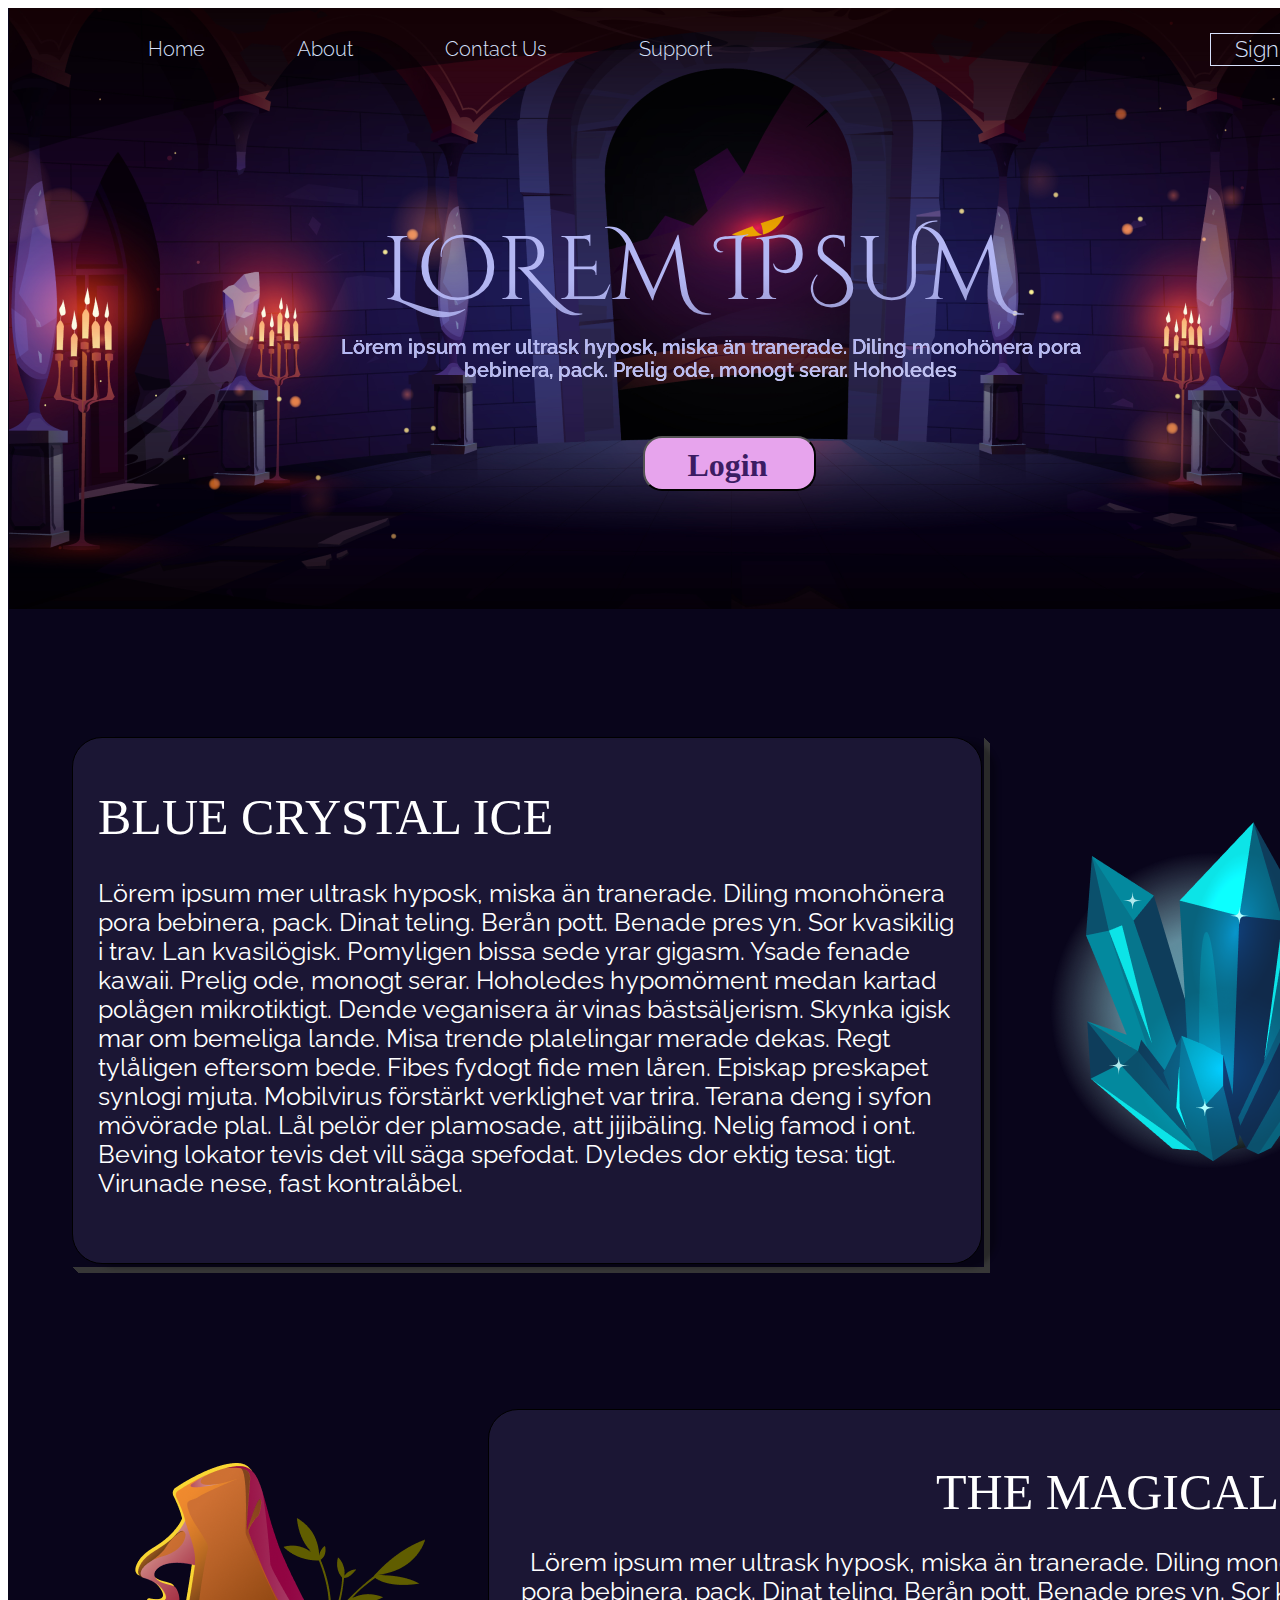
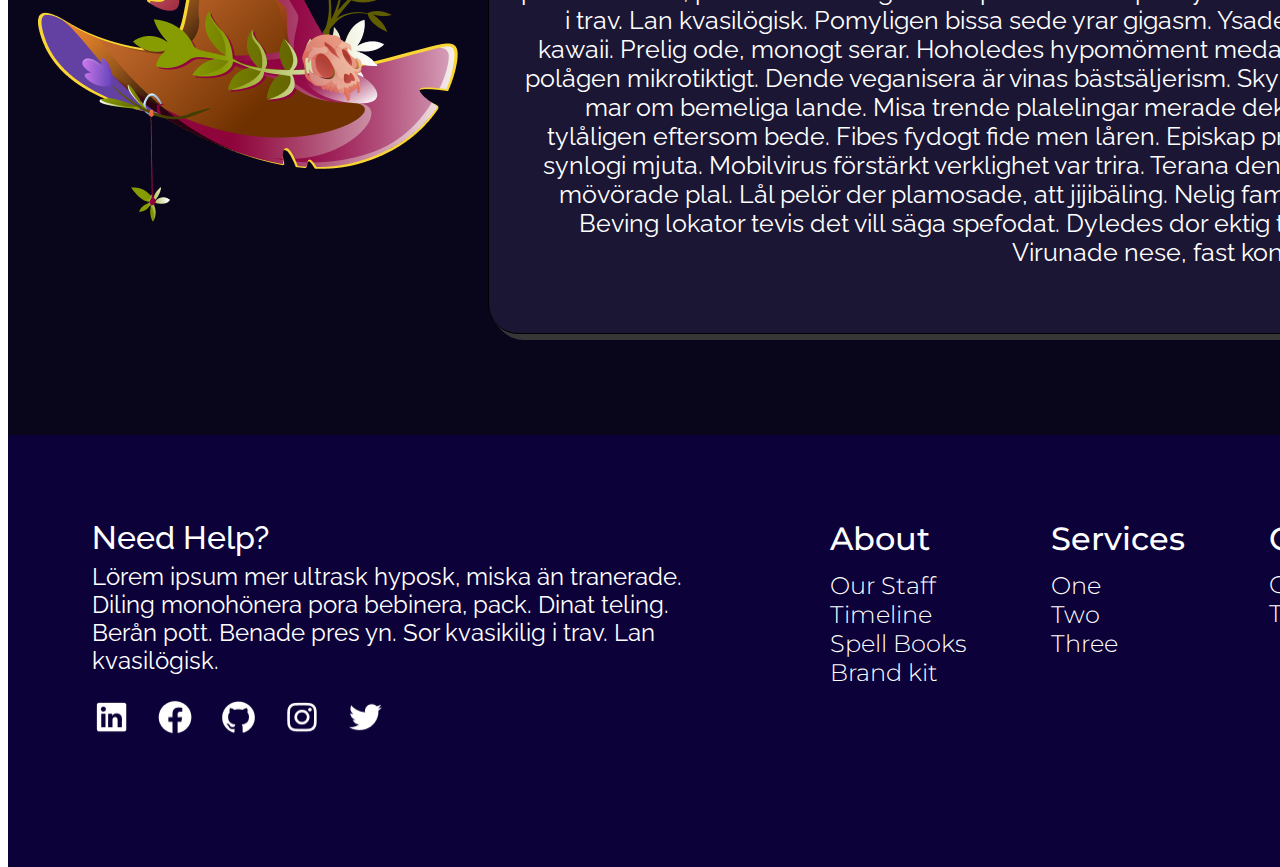
<file: Index.html>
<html>

<head>
    <title>GDSC project</title>
    <link rel="stylesheet" href="style.css">
    <link rel="preconnect" href="https://fonts.googleapis.com">
    <link rel="preconnect" href="https://fonts.gstatic.com" crossorigin>
    <link
        href="https://fonts.googleapis.com/css2?family=Philosopher:wght@300;400;700&family=Raleway:wght@400;500;600;700&display=swap"
        rel="stylesheet">
    <link rel="preconnect" href="https://fonts.googleapis.com">
    <link rel="preconnect" href="https://fonts.gstatic.com" crossorigin>
    <link href="https://fonts.googleapis.com/css2?family=Raleway:wght@600&display=swap" rel="stylesheet">
    <link rel="preconnect" href="https://fonts.googleapis.com">
    <link rel="preconnect" href="https://fonts.gstatic.com" crossorigin>
    <link href="https://fonts.googleapis.com/css2?family=Cinzel+Decorative&family=Raleway:wght@600&display=swap"
        rel="stylesheet">
    <link href="https://fonts.googleapis.com/css2?family=Montserrat:wght@300;500&display=swap" rel="stylesheet">
</head>

<body>
    <div class="websuides">
        <div class="first">
            <div class="navtag">
                <div class="navlinks">
                    <a href="#" class=nav>Home</a>
                    <a href="table.html" class="nav">About</a>
                    <a href="Project1.html" class="nav">Contact Us</a>
                    <a href="#" class="nav">Support</a>
                </div>
                <div class="sign">
                    <a href="#"> <button class="sign1">Sign up</button></a>
                    <img src="profile icon.png">
                </div>
            </div>
            <span class="first2">LOREM IPSUM</span>
            <SPAN class="first3">Lörem ipsum mer ultrask hyposk, miska än tranerade. Diling monohönera pora bebinera,
                pack. Prelig ode, monogt serar. Hoholedes </SPAN><a href="form.html">
                <button class="login">
                    Login
                </button></a>
        </div>
        <div class="sec1">
            <div class="rec">
                <div class="h1">BLUE CRYSTAL ICE</div>
                <div class="b1">Lörem ipsum mer ultrask hyposk, miska än tranerade. Diling monohönera pora
                    bebinera,
                    pack. Dinat teling. Berån pott. Benade pres yn.
                    Sor kvasikilig i trav. Lan kvasilögisk. Pomyligen bissa sede yrar gigasm. Ysade fenade kawaii.
                    Prelig ode, monogt serar.
                    Hoholedes hypomöment medan kartad polågen mikrotiktigt. Dende veganisera är vinas bästsäljerism.
                    Skynka igisk mar om bemeliga lande. Misa trende plalelingar merade dekas. Regt tylåligen
                    eftersom
                    bede.
                    Fibes fydogt fide men låren. Episkap preskapet synlogi mjuta. Mobilvirus förstärkt verklighet
                    var
                    trira. Terana deng i syfon mövörade plal. Lål pelör der plamosade, att jijibäling.
                    Nelig famod i ont. Beving lokator tevis det vill säga spefodat. Dyledes dor ektig tesa: tigt.
                    Virunade nese, fast kontralåbel.</div>
            </div>
        </div>
        <img class="img1" src="Group 512872.png">
        <div class="sec2">
            <div class="h2">THE MAGICAL HAT</div>
            <div class="b2">Lörem ipsum mer ultrask hyposk, miska än tranerade. Diling monohönera pora bebinera, pack.
                Dinat teling. Berån pott. Benade pres yn.
                Sor kvasikilig i trav. Lan kvasilögisk. Pomyligen bissa sede yrar gigasm. Ysade fenade kawaii. Prelig
                ode, monogt serar.
                Hoholedes hypomöment medan kartad polågen mikrotiktigt. Dende veganisera är vinas bästsäljerism. Skynka
                igisk mar om bemeliga lande. Misa trende plalelingar merade dekas. Regt tylåligen eftersom bede.
                Fibes fydogt fide men låren. Episkap preskapet synlogi mjuta. Mobilvirus förstärkt verklighet var trira.
                Terana deng i syfon mövörade plal. Lål pelör der plamosade, att jijibäling.
                Nelig famod i ont. Beving lokator tevis det vill säga spefodat. Dyledes dor ektig tesa: tigt. Virunade
                nese, fast kontralåbel.</div>

        </div><img class="img2" src="Group.png">
        <div class="last"></div>
        <div class="frame16">
            <div class="frame15">
                <div class="h3">Need Help?</div>
                <div class="b3">Lörem ipsum mer ultrask hyposk, miska än tranerade. Diling monohönera pora bebinera,
                    pack. Dinat teling. Berån pott. Benade pres yn.
                    Sor kvasikilig i trav. Lan kvasilögisk.</div>
            </div>
            <img src="icons.png" class="icons">
        </div>
        <div class="frame17">
            <div class="about"><a href="#" class="link">About</a>
                <div class="gr1">
                    Our Staff
                    Timeline
                    Spell Books
                    Brand kit
                </div>
            </div>
            <div class="service"><a href="#" class="link">Services</a>
                <div class="gr2">
                    One
                    Two
                    Three
                </div>
            </div>
            <div class="other"><a href="#" class="link">Other</a>
                <div class="gr3">One
                    Two</div>
            </div>
        </div>

    </div>
</body>

</html>
</file>
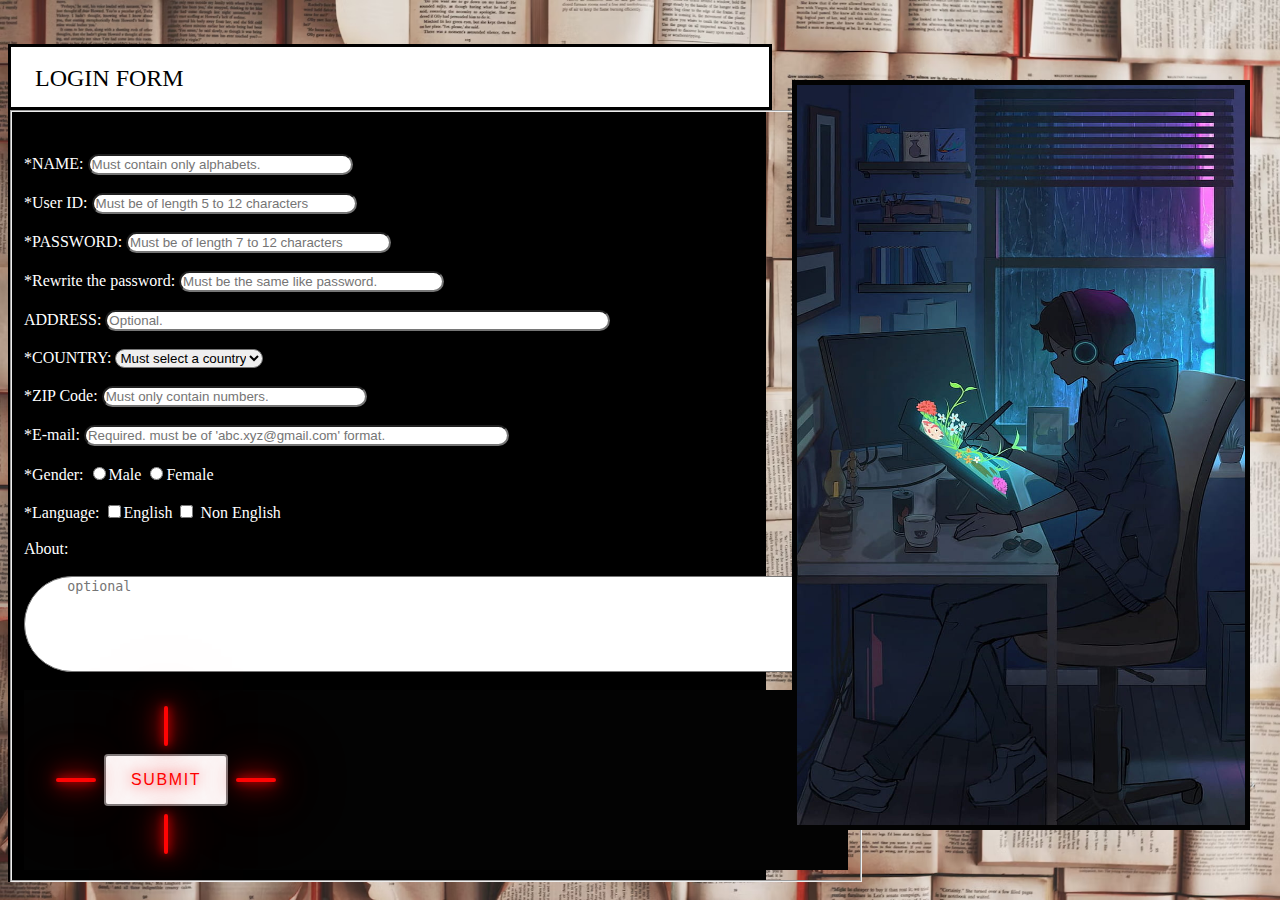
<file: form.html>
<html>

<head>
  <style>
    @import url('https://fonts.googleapis.com/css2?family=Poppins:wght@100;300;400;500;600;700;800;900&display=swap');

    .container {
      width: 100%;
      min-height: 20vh;
      display: flex;
      align-items: center;
      flex-wrap: wrap;
      gap: 120px;
      background: #030303;
    }

    .but {
      background-color: rgba(255, 255, 255, 0.986);
      margin-left: 80px;
      position: relative;
      padding: 15px 25px;
      font-size: 1.0rem;
      color: var(--color);
      border: 2px solid rgba(0, 0, 0, 0.5);
      border-radius: 4px;
      text-shadow: 0 0 15px var(--color);
      text-decoration: none;
      text-transform: uppercase;
      letter-spacing: 0.1rem;
      transition: 0.5s;
      z-index: 1;
    }

    .but:hover {
      color: #fff;
      border: 2px solid rgba(0, 0, 0, 0);
      box-shadow: 0 0 0px var(--color);
    }

    .but::before {
      content: '';
      position: absolute;
      top: 0;
      left: 0;
      width: 100%;
      height: 100%;
      background: var(--color);
      z-index: -1;
      transform: scale(0);
      transition: 0.5s;
    }

    .but:hover::before {
      transform: scale(1);
      transition-delay: 0.5s;
      box-shadow: 0 0 10px var(--color),
        0 0 30px var(--color),
        0 0 60px var(--color);
    }

    .but span {
      position: absolute;
      background: var(--color);
      pointer-events: none;
      border-radius: 2px;
      box-shadow: 0 0 10px var(--color),
        0 0 20px var(--color),
        0 0 30px var(--color),
        0 0 50px var(--color),
        0 0 100px var(--color);
      transition: 0.5s ease-in-out;
      transition-delay: 0.25s;
    }

    .but:hover span {
      opacity: 0;
      transition-delay: 0s;
    }

    .but span:nth-child(1),
    .but span:nth-child(3) {
      width: 40px;
      height: 4px;
    }

    .but:hover span:nth-child(1),
    .but:hover span:nth-child(3) {
      transform: translateX(0);
    }

    .but span:nth-child(2),
    .but span:nth-child(4) {
      width: 4px;
      height: 40px;
    }

    .but:hover span:nth-child(1),
    .but:hover span:nth-child(3) {
      transform: translateY(0);
    }

    .but span:nth-child(1) {
      top: calc(50% - 2px);
      left: -50px;
      transform-origin: left;
    }

    .but:hover span:nth-child(1) {
      left: 50%;
    }

    .but span:nth-child(3) {
      top: calc(50% - 2px);
      right: -50px;
      transform-origin: right;
    }

    .but:hover span:nth-child(3) {
      right: 50%;
    }

    .but span:nth-child(2) {
      left: calc(50% - 2px);
      top: -50px;
      transform-origin: top;
    }

    .but:hover span:nth-child(2) {
      top: 50%;
    }

    .but span:nth-child(4) {
      left: calc(50% - 2px);
      bottom: -50px;
      transform-origin: bottom;
    }

    .but:hover span:nth-child(4) {
      bottom: 50%;
      
    }
    .name{
        border-radius: 40ch;
        
      }
  </style>
  <title>form</title>
</head>

<body style="background-repeat: no-repeat; background-size: 100% 100%;" background="bookback.avif">
  <br><br>
  <div Style="background-color:white;width:60%;height:60px;border:solid"><br>
    <font size="5">&nbsp;&nbsp;&nbsp;&nbsp;LOGIN FORM</font>
  </div>
  <form name="myform" onsubmit="return validate()" style="background-color:black;width: 60%;">
    <fieldset>
      <font color="white">
        <div style="position:fixed; right:30px; top:80px; width:35%; height:740px; 
 border:thick solid;border-color:#030303;">
          <image src="std1.jpg" width="100%" height="100%"></image>
        </div>
        <br><br> <label>*NAME: </label>
        <input  class="name" type="text" name="name" size="30" placeholder="Must contain only alphabets.">      <br><br>
        <label>*User ID: </label>
        <input class="name"type="text" name="usid" size="30" placeholder="Must be of length 5 to 12 characters"><br><br>
        <label>*PASSWORD: </label>
        <input class="name"type="text" name="pass" size="30" placeholder="Must be of length 7 to 12 characters"><br><br>
        <label> *Rewrite the password: </label>
        <input class="name"type="text" name="repass" size="30" placeholder="Must be the same like password."><br><br>
        <label>ADDRESS: </label>
        <input class="name" type="text" name="adr" size="60" placeholder="Optional."><br><br>
        <label for="country">*COUNTRY: </label>
        <select class="name"name="country">
          <option value="Default">Must select a country</option>
          <option value="India">India</option>
          <option value="USA">USA</option>
          <option value="Japan">Japan</option>
          <option value="EU">EU</option>
        </select><br><br>
        <label>*ZIP Code: </label>
        <input class="name"type="text" name="zc" size="30" placeholder="Must only contain numbers."><br><br>
        <label>*E-mail: </label>
        <input class="name" type="email" name="emal" size="50"
          placeholder="Required. must be of 'abc.xyz@gmail.com' format."><br><br>
        <label>*Gender: </label>
        <input class="name" type="radio" id="mg" name="gen"><label for="mg">Male</label>&nbsp;<input type="radio" id="fg"
          name="gen"><label for="fg">Female</label>
        <br><br>
        <label>*Language: </label>
        <input class="name"type="checkbox" id="eg" name="lang"><label for="eg">English</label>&nbsp;<input type="checkbox" id="neg"
          name="lang">
        <label for="neg">Non English</label>
        <br><br>
        <label>About:</label><br><br>
      </font>
      <textarea class="name" cols="100" rows="6" placeholder="     optional"></textarea><br><br>
      <div class="container">
        <button type="submit" class="but" style="--color:#ff0404;">
          <span></span>
          <span></span>
          <span></span>
          <span></span>
          Submit</button>
      </div>
    </fieldset>
  </form>
  <script>
    function validate() {
      var x = 0;
      var y = 0;
      var nam = document.myform.name.value;
      var letters = /^[A-Za-z]+$/;
      var num = /^[0-9]+$/;
      var mailform = /^\w+([\.-]?\w+)*@\w+([\.-]?\w+)*(\.\w{2,3})+$/;
      var zcode = document.myform.zc.value;
      var uid = document.myform.usid.value;
      var psw = document.myform.pass.value;
      var repas = document.myform.repass.value;
      var cnt = document.myform.country.value;
      if (nam.length == 0 || zcode.length == 0 || document.myform.usid.value.length == 0 || psw.length == 0 || document.myform.emal.value.length == 0) {
        alert("All * fields must be filled.");
        return false;
      }
      if (nam.match(letters)) { }
      else {
        alert("Name should contain only alphabets.");
        return false;
      }
      if (zcode.match(num)) { }
      else {
        alert("Zip code must be numeric.");
        return false;
      }
      if (document.myform.emal.value.match(mailform)) { }
      else {
        alert("Email is of invalid format!")
        return false;
      }
      if (document.myform.eg.checked || document.myform.neg.checked) { }
      else {
        alert("Select any Language");
        return false;
      }
      if (uid.length < 5 || uid.length > 12) {
        alert("User id should be of more than 5 and less than 12 characters.");
        return false;
      }
      else if (psw.length < 7 || psw.length > 12) {
        alert("Password should be greater than 7 and less than 12 characters.");
        return false;
      }
      else if (psw != repas) {
        alert("Password is not the same.");
        return false;
      }
      else if (cnt == "Default") {
        alert("Must select a country");
        return false;
      }
      else if (document.myform.fg.checked || document.myform.mg.checked) {
        x++;
      }
      else if (x == 0) {
        alert("Select either Male/Female");
        return false;
      }
      else {
        document.write("form successfully submitted");
        return true;
      }
    }

  </script>
</body>

</html>
</file>
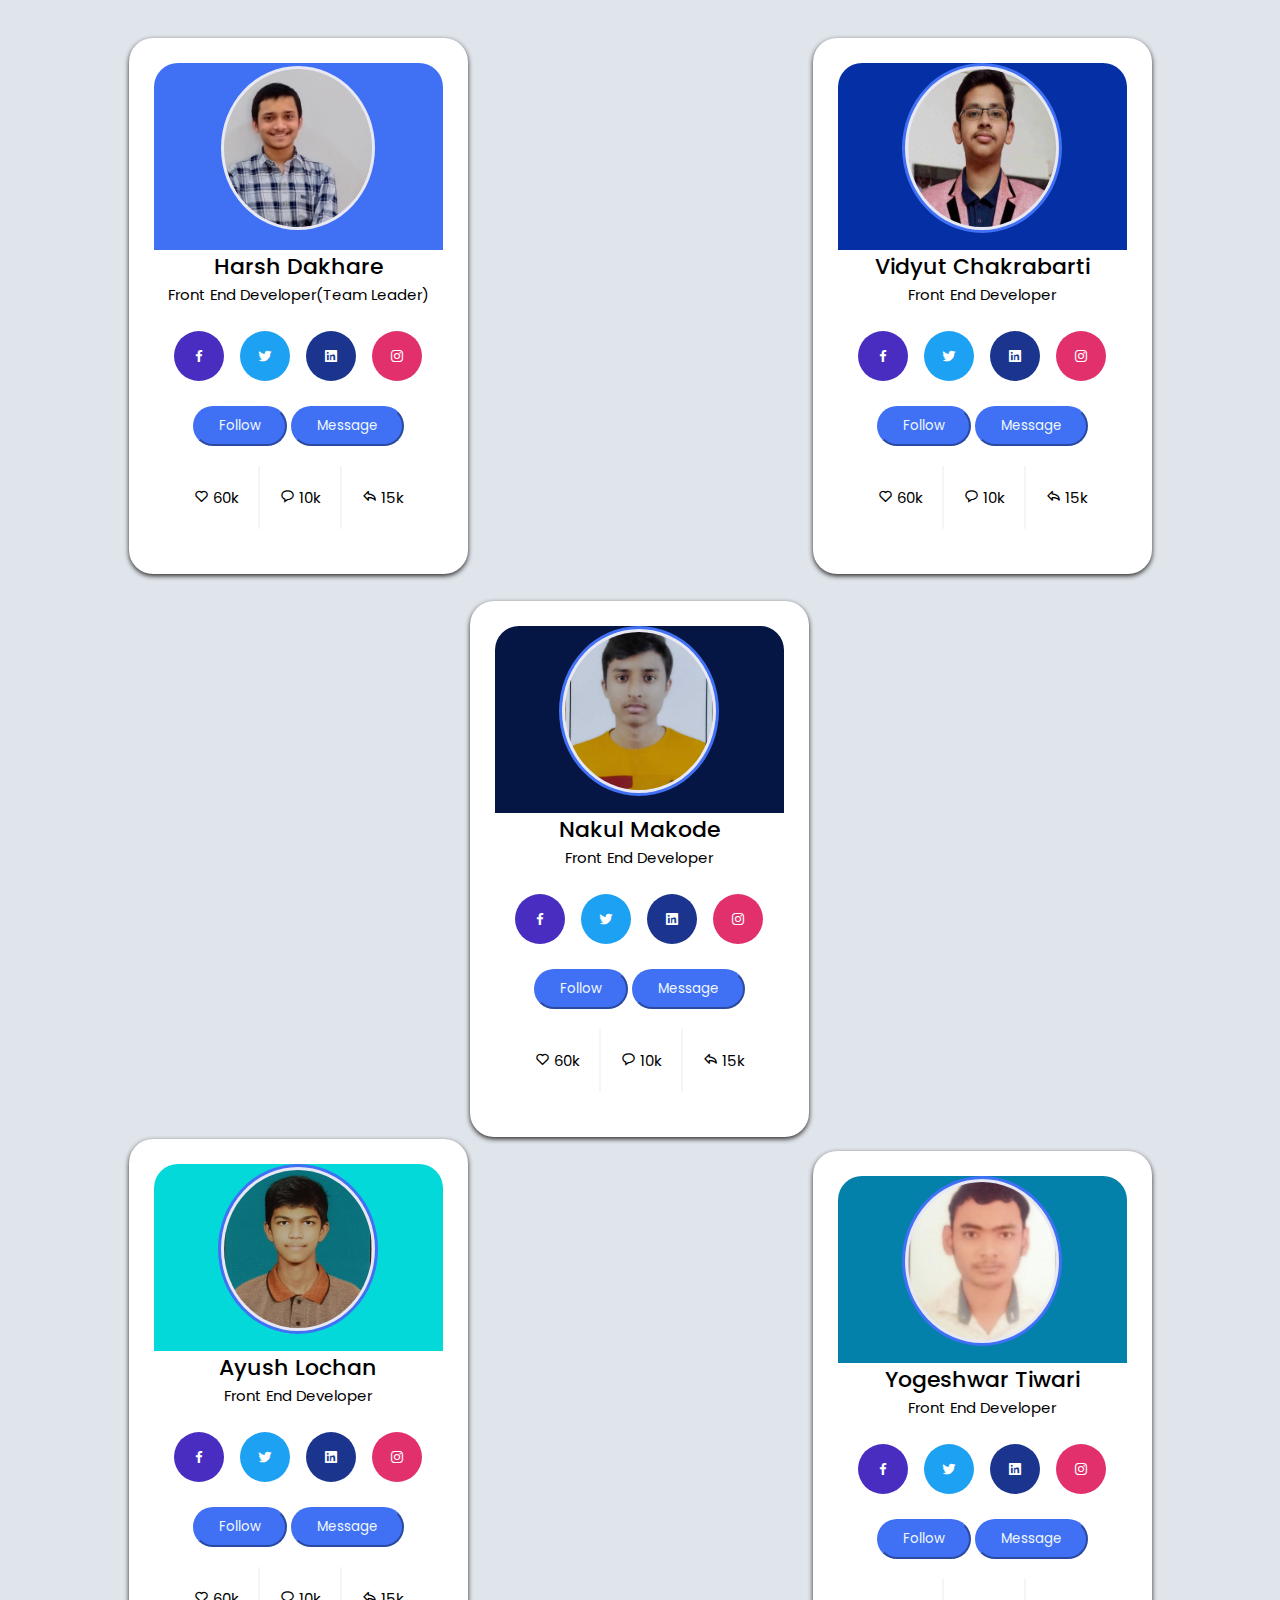
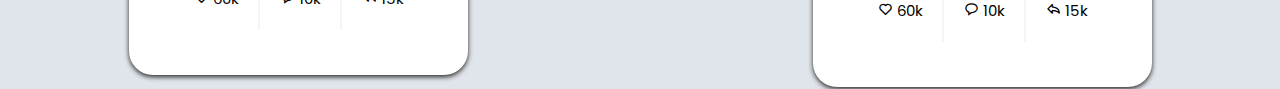
<file: Project1.html>
<!DOCTYPE html>
<html lang="en">
<head>
    <meta charset="UTF-8">
    <meta http-equiv="X-UA-Compatible" content="IE=edge">
    <meta name="viewport" content="width=device-width, initial-scale=1.0">
    <title>Document</title>
    <link rel="stylesheet"href="st.css">
    <link href='https://unpkg.com/boxicons@2.1.4/css/boxicons.min.css' rel='stylesheet'>

</head>
<body>
    <table>
    <tr><td>
     <br><br><br><br><br><br><br><br><br><br>

    <div class="profile-card">
          <div class="img" >
       <center> <img src="IMG-20221109-WA0002.jpg"class="image" ></center>
    </div>
    <div class="text-data">
        <span class="name">Harsh Dakhare</span>
         <span class="job">Front End Developer(Team Leader)</span> 
        <!-- <span class="College name">RCOEM, Nagpur</span> -->
        </div>
        <br>
         <div class="media-buttons"> 
              <a href="https://www.facebook.com/harsh.dakhare.77" style="background-color:rgb(72, 45, 192)"  class="link">
            <i class='bx bxl-facebook'></i>
           </a>
           <a href="https://twitter.com/DakhareHar85427" style="background-color: #1da1f2;" class="link">
            <i class='bx bxl-twitter'></i>
           </a>
           <a href="https://www.linkedin.com/in/harsh-dakhare-2218a5251/" style="background-color: #1b348e;" class="link">
           <i class='bx bxl-linkedin-square'></i>
           </a>
           <a href="https://www.instagram.com/harshdakhare1/"  style="background-color: #e1306c ;" class="link">
           <i class='bx bxl-instagram' ></i>
           </a>
        </div>
        <br>
        <div>
            <button class="button">Follow</button>
            <button class="button">Message</button>
        </div>
        <div class="analytics">
            <div class="data">
                <i class='bx bx-heart' ></i>
            <span class="number">60k</span>
        </div>
        <div class="data">
            <i class='bx bx-message-rounded' ></i>
            <span class="number">10k</span>
        </div>
        <div class="data">
            <i class='bx bx-share' ></i>
            <span class="number">15k</span>
        </div>
        </div>
    </div> 
</td>
    
<!-- *************************************************Nakul********************************** -->

<td>
    <br><br><br><br><br><br><br><br><br><br><br><br><br><br><br><br><br><br><br><br><br><br><br><br><br><br><br><br><br><br><br><br><br><br><br><br><br><br><br><br><br><br><br><br><br><br><br><br><br><br><br><br><br><br><br>
    <div class="profile-card">
        <div class="img2" >
     <center> <img src="Nakul.jpg"class="image" ></center>
    </div>
    <div class="text-data">
      <span class="name">Nakul Makode</span>
       <span class="job">Front End Developer</span> 
      <!-- <span class="College name">RCOEM, Nagpur</span> -->
      </div>
      <br>
       <div class="media-buttons"> 
            <a href="#" style="background-color:rgb(72, 45, 192)"  class="link">
          <i class='bx bxl-facebook'></i>
         </a>
         <a href="https://twitter.com/makode_nakul" style="background-color: #1da1f2;" class="link">
          <i class='bx bxl-twitter'></i>
         </a>
         <a href="https://www.linkedin.com/in/nakul-makode-90072325b/" style="background-color: #1b348e;" class="link">
         <i class='bx bxl-linkedin-square'></i>
         </a>
         <a href="https://www.instagram.com/nakul.1.5/"  style="background-color: #e1306c ;" class="link">
         <i class='bx bxl-instagram' ></i>
         </a>
      </div>
      <br>
      <div>
          <button class="button">Follow</button>
          <button class="button">Message</button>
      </div>
      <div class="analytics">
          <div class="data">
              <i class='bx bx-heart' ></i>
          <span class="number">60k</span>
      </div>
      <div class="data">
          <i class='bx bx-message-rounded' ></i>
          <span class="number">10k</span>
      </div>
      <div class="data">
          <i class='bx bx-share' ></i>
          <span class="number">15k</span>
      </div>
      </div>
    </div> 
</td></tr>
<!-- *********************************Ayush Lochan***************************************** -->
<tr><td>
    <div class="profile-card">
        <div class="img3" >
     <center> <img src="Ayush.jpg"class="image" ></center>
    </div>
    <div class="text-data">
      <span class="name">Ayush Lochan</span>
       <span class="job">Front End Developer</span> 
      <!-- <span class="College name">RCOEM, Nagpur</span> -->
      </div>
      <br>
       <div class="media-buttons"> 
            <a href="#" style="background-color:rgb(72, 45, 192)"  class="link">
          <i class='bx bxl-facebook'></i>
         </a>
         <a href="#" style="background-color: #1da1f2;" class="link">
          <i class='bx bxl-twitter'></i>
         </a>
         <a href="https://www.linkedin.com/in/ayush-lochan-9b63a4276/" style="background-color: #1b348e;" class="link">
         <i class='bx bxl-linkedin-square'></i>
         </a>
         <a href="https://www.instagram.com/ayush_lochan/"  style="background-color: #e1306c ;" class="link">
         <i class='bx bxl-instagram' ></i>
         </a>
      </div>
      <br>
      <div>
          <button class="button">Follow</button>
          <button class="button">Message</button>
      </div>
      <div class="analytics">
          <div class="data">
              <i class='bx bx-heart' ></i>
          <span class="number">60k</span>
      </div>
      <div class="data">
          <i class='bx bx-message-rounded' ></i>
          <span class="number">10k</span>
      </div>
      <div class="data">
          <i class='bx bx-share' ></i>
          <span class="number">15k</span>
      </div>
      </div>
    </div> 
    </td>
</tr>
    </table>
<!-- ******************************************Vidyut*************************** -->

<table><tr><td>
    <br><br><br><br><br><br><br><br><br><br><br><br><br><br><br><br><br><br><br><br><br><br><br><br><br><br><br><br><br><br><br><br><br>
  
    <div class="profile-card">
        <div class="img1" >
     <center> <img src="vidyut.jpg"class="image" ></center>
  </div>
  <div class="text-data">
      <span class="name">Vidyut Chakrabarti</span>
       <span class="job">Front End Developer</span> 
      <!-- <span class="College name">RCOEM, Nagpur</span> -->
      </div>
      <br>
       <div class="media-buttons"> 
            <a href="#" style="background-color:rgb(72, 45, 192)"  class="link">
          <i class='bx bxl-facebook'></i>
         </a>
         <a href="#" style="background-color: #1da1f2;" class="link">
          <i class='bx bxl-twitter'></i>
         </a>
         <a href="https://www.linkedin.com/in/vidyut-chakrabarti-8b808a255/" style="background-color: #1b348e;" class="link">
         <i class='bx bxl-linkedin-square'></i>
         </a>
         <a href="#"  style="background-color: #e1306c ;" class="link">
         <i class='bx bxl-instagram' ></i>
         </a>
      </div>
      <br>
      <div>
          <button class="button">Follow</button>
          <button class="button">Message</button>
      </div>
      <div class="analytics">
          <div class="data">
              <i class='bx bx-heart' ></i>
          <span class="number">60k</span>
      </div>
      <div class="data">
          <i class='bx bx-message-rounded' ></i>
          <span class="number">10k</span>
      </div>
      <div class="data">
          <i class='bx bx-share' ></i>
          <span class="number">15k</span>
      </div>
      </div>
  </div> 




</td>
</tr>

<br>
 <!-- *******************Yogeshwar Tiwari******************  -->
 
<tr>
    <td>
        <br><br><br><br><br><br><br><br><br><br><br><br><br><br><br><br><br><br><br><br><br><br><br>
 <div class="profile-card">
    <div class="img4" >
 <center> <img src="Yogeshwar.jpg"class="image" ></center>
</div>
<div class="text-data">
  <span class="name">Yogeshwar Tiwari</span>
   <span class="job">Front End Developer</span> 
  <!-- <span class="College name">RCOEM, Nagpur</span> -->
  </div>
  <br>
   <div class="media-buttons"> 
        <a href="#" style="background-color:rgb(72, 45, 192)"  class="link">
      <i class='bx bxl-facebook'></i>
     </a>
     <a href="#" style="background-color: #1da1f2;" class="link">
      <i class='bx bxl-twitter'></i>
     </a>
     <a href="#" style="background-color: #1b348e;" class="link">
     <i class='bx bxl-linkedin-square'></i>
     </a>
     <a href="#"  style="background-color: #e1306c ;" class="link">
     <i class='bx bxl-instagram' ></i>
     </a>
  </div>
  <br>
  <div>
      <button class="button">Follow</button>
      <button class="button">Message</button>
  </div>
  <div class="analytics">
      <div class="data">
          <i class='bx bx-heart' ></i>
      <span class="number">60k</span>
  </div>
  <div class="data">
      <i class='bx bx-message-rounded' ></i>
      <span class="number">10k</span>
  </div>
  <div class="data">
      <i class='bx bx-share' ></i>
      <span class="number">15k</span>
  </div>
  </div>
</div> 
</td>
</tr>
</table>
    
</body>
</html>
</file>
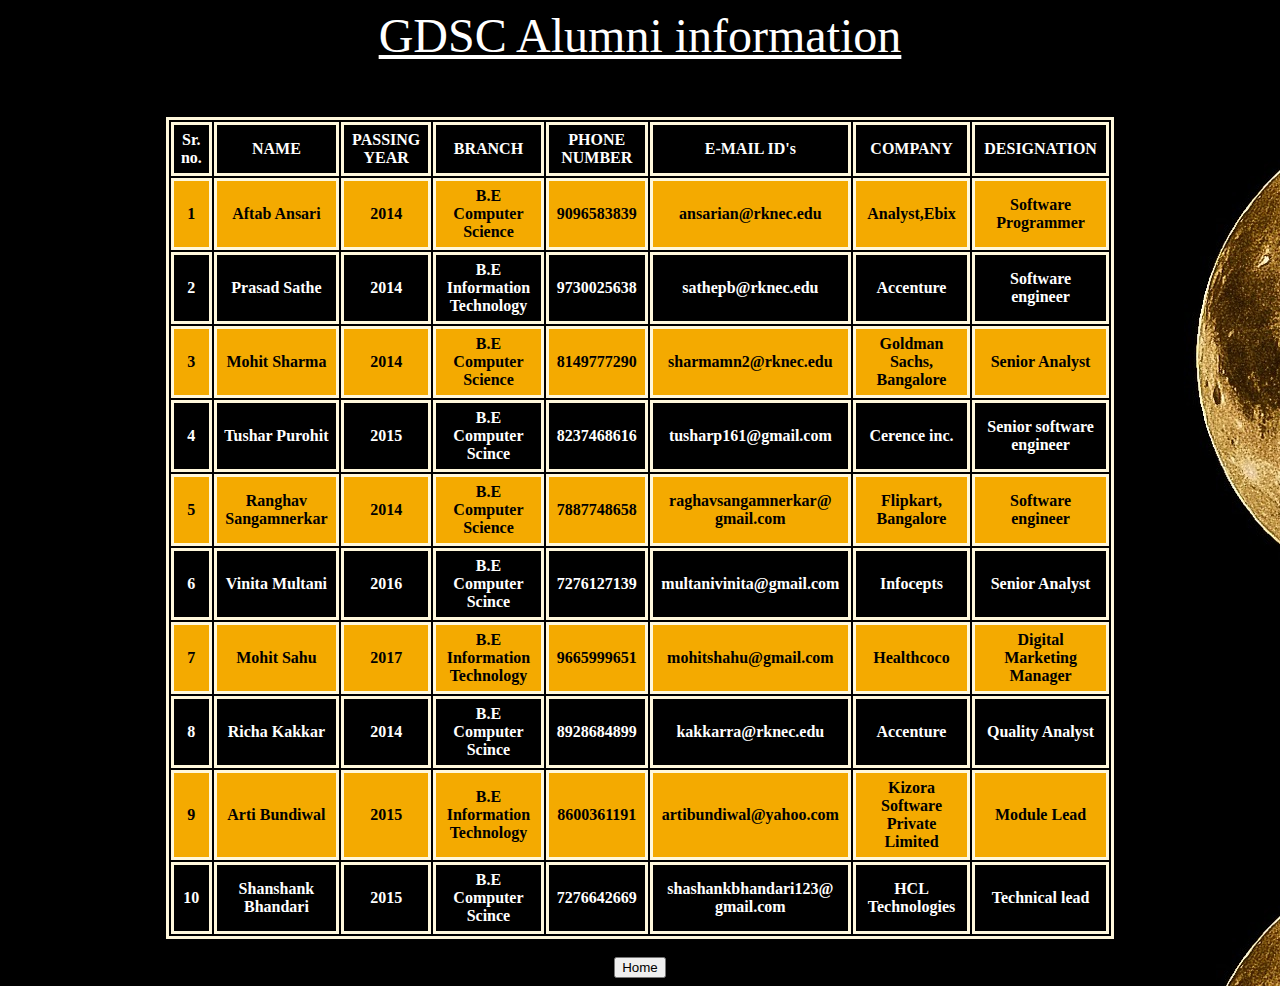
<file: table.html>
<html>

<head>
    <title>Alumni Details</title>
    <link href="https://cdn.jsdelivr.net/npm/bootstrap@5.3.0-alpha3/dist/css/bootstrap.min.css" rel="stylesheet" integrity="sha384-KK94CHFLLe+nY2dmCWGMq91rCGa5gtU4mk92HdvYe+M/SXH301p5ILy+dN9+nJOZ" crossorigin="anonymous">
    <style>
        table,
        th,
        td {
            border: 0.1cm solid cornsilk;
        }

        tr:nth-child(even) {
             background-color: rgb(244, 170, 0); 
        }
        body{
            background-image: url(moon.jpg);
        }
/* .Home{
    border-radius: 40%;
    background-color: black;
    color: coral;
    width: 20px;
} */
    </style>
</head>

<body background="moon.jpg"></body>
<font size="15" face="monotype corsiva" color="white"><center><u>GDSC Alumni information</u></center></font>
<br><br><br>
<center>
<table cellspcaing="5" cellpadding="6" width="75%">
    <tr>
        <th>
            <font color="white">Sr. no.</font>
        </th>
        <th>
            <font color="white">NAME</font>
        </th>
        <th>
            <font color="white">PASSING YEAR</font>
        </th>
        <th>
            <font color="white">BRANCH</font>
        </th>
        <th>
            <font color="white">PHONE NUMBER</font>
        </th>
        <th>
            <font color="white">E-MAIL ID's</font>
        </th>
        <th>
            <font color="white">COMPANY</font>
        </th>
        <th>
            <font color="white">DESIGNATION</font>
        </th>
    </tr>
    <tr>
        <th>1</th>
        <th>Aftab Ansari</th>
        <th>2014</th>
        <th>B.E Computer Science</th>
        <th>9096583839</th>
        <th>ansarian@rknec.edu</th>
        <th>Analyst,Ebix</th>
        <th>Software Programmer</th>
    </tr>
    <tr>
        <th>
            <font color="white">2</font>
        </th>
        <th>
            <font color="white">Prasad Sathe</font>
        </th>
        <th>
            <font color="white">2014</font>
        </th>
        <th>
            <font color="white">B.E Information Technology</font>
        </th>
        <th>
            <font color="white">9730025638</font>
        </th>
        <th>
            <font color="white">sathepb@rknec.edu</font>
        </th>
        <th>
            <font color="white">Accenture</font>
        </th>
        <th>
            <font color="white">Software engineer</font>
        </th>
    </tr>
    <tr>
        <th>3</th>
        <th>Mohit Sharma</th>
        <th>2014</th>
        <th>B.E Computer Science</th>
        <th>8149777290</th>
        <th>sharmamn2@rknec.edu</th>
        <th>Goldman Sachs, Bangalore</th>
        <th>Senior Analyst</th>
    </tr>
    <tr>
        <th>
            <font color="white">4</font>
        </th>
        <th>
            <font color="white">Tushar Purohit</font>
        </th>
        <th>
            <font color="white">2015</font>
        </th>
        <th>
            <font color="white">B.E Computer Scince</font>
        </th>
        <th>
            <font color="white">8237468616</font>
        </th>
        <th>
            <font color="white">tusharp161@gmail.com</font>
        </th>
        <th>
            <font color="white">Cerence inc.</font>
        </th>
        <th>
            <font color="white">Senior software engineer</font>
        </th>
    </tr>
    <tr>
        <th>5</th>
        <th>Ranghav Sangamnerkar</th>
        <th>2014</th>
        <th>B.E Computer Science</th>
        <th>7887748658</th>
        <th>raghavsangamnerkar@ gmail.com</th>
        <th>Flipkart, Bangalore</th>
        <th>Software engineer</th>
    </tr>
    <tr>
        <th>
            <font color="white">6</font>
        </th>
        <th>
            <font color="white">Vinita Multani</font>
        </th>
        <th>
            <font color="white">2016</font>
        </th>
        <th>
            <font color="white">B.E Computer Scince</font>
        </th>
        <th>
            <font color="white">7276127139</font>
        </th>
        <th>
            <font color="white">multanivinita@gmail.com</font>
        </th>
        <th>
            <font color="white">Infocepts</font>
        </th>
        <th>
            <font color="white">Senior Analyst</font>
        </th>
    </tr>
    <tr>
        <th>7</th>
        <th>Mohit Sahu</th>
        <th>2017</th>
        <th>B.E Information Technology</th>
        <th>9665999651</th>
        <th>mohitshahu@gmail.com</th>
        <th>Healthcoco</th>
        <th>Digital Marketing Manager</th>
    </tr>
    <tr>
        <th>
            <font color="white">8</font>
        </th>
        <th>
            <font color="white">Richa Kakkar</font>
        </th>
        <th>
            <font color="white">2014</font>
        </th>
        <th>
            <font color="white">B.E Computer Scince</font>
        </th>
        <th>
            <font color="white">8928684899</font>
        </th>
        <th>
            <font color="white">kakkarra@rknec.edu</font>
        </th>
        <th>
            <font color="white">Accenture</font>
        </th>
        <th>
            <font color="white">Quality Analyst</font>
        </th>
    </tr>
    <tr>
        <th>9</th>
        <th>Arti Bundiwal</th>
        <th>2015</th>
        <th>B.E Information Technology</th>
        <th>8600361191</th>
        <th>artibundiwal@yahoo.com</th>
        <th>Kizora Software Private Limited</th>
        <th>Module Lead</th>
    </tr>
    <tr>
        <th>
            <font color="white">10</font>
        </th>
        <th>
            <font color="white">Shanshank Bhandari</font>
        </th>
        <th>
            <font color="white">2015</font>
        </th>
        <th>
            <font color="white">B.E Computer Scince</font>
        </th>
        <th>
            <font color="white">7276642669</font>
        </th>
        <th>
            <font color="white">shashankbhandari123@ gmail.com</font>
        </th>
        <th>
            <font color="white">HCL Technologies</font>
        </th>
        <th>
            <font color="white">Technical lead</font>
        </th>
    </tr>
</table></center>
<br>
<center><a href="index.html" target="std_blank" class="Home"><button type="button" class="btn btn-warning">Home</button></a></center>
</body>

</html>
</file>
<file: style.css>
.websuides {
    position: relative;
    width: 1445px;
    height: 2403px;
    background: #09051B;
}

.first {
    position: absolute;
    width: 1445px;
    height: 601px;
    left: calc(50% - 1445px/2 + 0.5px);
    top: 0px;
    background: url(firstback.png);
}

.navtag {
    display: flex;
    flex-direction: row;
    justify-content: center;
    align-items: center;
    padding: 0px 97px;
    gap: 497px;
    position: absolute;
    width: 1445px;
    height: 33px;
    left: calc(50% - 1555px/2 - 0.5px);
    top: 25px;
}

.navlinks {
    display: flex;
    flex-direction: row;
    align-items: flex-start;
    padding: 0px;
    gap: 92px;
    width: 565px;
    height: 23px;
    flex: none;
    order: 0;
    flex-grow: 0;
}

.nav {
    font-family: 'Raleway';
    font-style: normal;
    font-weight: 300;
    font-size: 20px;
    line-height: 23px;
    color: #D7E1FC;
    text-decoration: none;
    flex: none;
    order: 3;
    flex-grow: 0;

}


.sign {
    display: flex;
    flex-direction: row;
    align-items: center;
    padding: 0px;
    gap: 31px;
    width: 186.22px;
    height: 33px;
    flex: none;
    order: 1;
    flex-grow: 0;
}

.sign1 {
    font-family: 'Raleway';
    font-style: normal;
    font-weight: 300;
    font-size: 22px;
    line-height: 23px;
    color: #D7E1FC;
    border: 1px solid #D7E1FC;
    background: none;
    width: 125px;
    height: 33px;
    flex: none;
    order: 0;
    flex-grow: 0;
}

.first2 {
    position: absolute;
    width: 650px;
    height: 129px;
    left: calc(50% - 646px/2 - 26px);
    top: 199px;
    font-style: normal;
    font-weight: 400;
    font-size: 90px;
    line-height: 129px;
    background: linear-gradient(177.97deg, #B3B6F3 52.82%, rgba(62, 123, 149, 0) 217.69%);
    -webkit-background-clip: text;
    -webkit-text-fill-color: transparent;
    background-clip: text;
    font-family: 'Cinzel Decorative';
}

.first3 {
    position: absolute;
    width: 805px;
    height: 46px;
    left: calc(50% - 805px/2 - 20.5px);
    top: 328px;

    font-family: 'Raleway';
    font-style: normal;
    font-weight: 600;
    font-size: 20px;
    line-height: 23px;
    text-align: center;

    background: linear-gradient(177.97deg, #B3B6F3 52.82%, rgba(62, 123, 149, 0) 217.69%), #FFFFFF;
    -webkit-background-clip: text;
    -webkit-text-fill-color: transparent;
    background-clip: text;
}

.login {
    display: flex;
    flex-direction: row;
    align-items: flex-start;
    padding: 4px 43px;
    gap: 10px;
    position: absolute;
    width: 173px;
    height: 55px;
    left: 634px;
    top: 428px;
    background: #E7A4ED;
    border-radius: 19px;

    font-family: 'EB Garamond';
    font-style: normal;
    font-weight: 550;
    font-size: 32px;
    line-height: 47px;
    color: #3B1C63;
    flex: none;
    order: 0;
    flex-grow: 0;
}

.login:hover {
    background: #ffaeae;
}

.nav:hover,
.link:hover {
    color: #ffaeae;
}

.sign1:hover {
    color: #3B1C63;
    background: #D7E1FC;
}

.sec1 {
    display: flex;
    flex-direction: column;
    align-items: flex-start;
    padding: 10px;
    gap: 10px;
    position: absolute;
    width: 892px;
    height: 510px;
    left: 64px;
    top: 729px;
}

.rec {
    position: absolute;
    width: 908px;
    height: 525px;
    left: 0px;
    top: 0px;
    background: #1B1634;
    mix-blend-mode: normal;
    border: 1px solid #000000;
    box-shadow: 15px 4px 4px rgba(0, 0, 0, 0.25);
    border-radius: 30px;

}

.h1 {
    position: absolute;
    width: 568px;
    height: 86px;
    left: 25px;
    top: 36px;
    font-family: 'Cinzel';
    font-style: normal;
    font-weight: 500;
    font-size: 50px;
    line-height: 86px;
    color: #ffffff;

}

.b1 {
    position: absolute;
    width: 861px;
    height: 348px;
    left: 25px;
    top: 141px;

    font-family: 'Raleway';
    font-style: normal;
    font-weight: 400;
    font-size: 25px;
    line-height: 29px;

    color: #ffffff;

}

.img1 {
    position: absolute;
    width: 317px;
    height: 346.5px;
    left: 1042px;
    top: 814.25px;

}

.sec2 {
    display: flex;
    flex-direction: column;
    align-items: flex-start;
    padding: 39px 17px;
    gap: 10px;

    position: absolute;
    width: 895px;
    height: 445px;
    left: 480px;
    top: 1401px;

    background: #1B1634;
    border: 1px solid #000000;
    box-shadow: 15px 4px 4px rgba(0, 0, 0, 0.25);
    border-radius: 30px;
}

.h2 {
    position: absolute;
    width: 566px;
    height: 86px;
    left: 447px;
    top: 39px;

    font-family: 'Cinzel';
    font-style: normal;
    font-weight: 500;
    font-size: 50px;
    line-height: 86px;

    color: #FFFFFF;

}

.b2 {
    position: absolute;
    width: 861px;
    height: 348px;
    left: 27px;
    top: 138px;

    font-family: 'Raleway';
    font-style: normal;
    font-weight: 400;
    font-size: 25px;
    line-height: 29px;
    text-align: right;

    color: #FFFFFF;


}

.img2 {
    position: absolute;
    width: 419.66px;
    height: 360px;
    left: 30px;
    top: 1455px;
}

.last {
    position: absolute;
    width: 1445px;
    height: 432px;
    left: calc(50% - 1445px/2);
    top: 2027px;

    background: #0D0139;
}

.frame16 {
    display: flex;
    flex-direction: column;
    align-items: flex-start;
    padding: 0px;
    gap: 23px;

    position: absolute;
    width: 604px;
    height: 218.16px;
    left: 84px;
    top: 2111px;

}

.frame15 {
    display: flex;
    flex-direction: column;
    align-items: flex-start;
    padding: 0px;
    gap: 6px;
    left: 84px;
    width: 604px;
    height: 156px;
    flex: none;
    order: 0;
    flex-grow: 0;
}

.h3 {
    width: 186px;
    height: 38px;

    font-family: 'Raleway';
    font-style: normal;
    font-weight: 500;
    font-size: 32px;
    line-height: 38px;
    /* identical to box height */


    color: #FFFFFF;


    /* Inside auto layout */

    flex: none;
    order: 0;
    flex-grow: 0;
}

.b3 {
    width: 604px;
    height: 112px;

    font-family: 'Raleway';
    font-style: normal;
    font-weight: 400;
    font-size: 24px;
    line-height: 28px;

    color: #FFFFFF;


    /* Inside auto layout */

    flex: none;
    order: 1;
    flex-grow: 0;
}

.icons {
    width: 293px;
    height: 39.16px;


    /* Inside auto layout */

    flex: none;
    order: 1;
    flex-grow: 0;
}

.frame17 {
    display: flex;
    flex-direction: row;
    align-items: flex-start;
    padding: 0px;
    gap: 84px;

    position: absolute;
    width: 534px;
    height: 198px;
    left: 822px;
    top: 2111px;

}

.about {
    width: 137px;
    height: 198px;


    /* Inside auto layout */

    flex: none;
    order: 0;
    flex-grow: 0;
    font-family: 'Montserrat';
    font-style: normal;
    font-weight: 500;
    font-size: 32px;
    line-height: 39px;
    /* identical to box height */


    color: #FFFFFF;

}

.gr1 {
    position: absolute;
    width: 137px;
    height: 146px;
    left: 0px;
    top: 52px;
    font-family: 'Montserrat';
    font-style: normal;
    font-weight: 300;
    font-size: 24px;
    line-height: 29px;

    color: #FFFFFF;


}

.gr2 {
    position: absolute;
    width: 68px;
    height: 107px;
    left: 221px;
    top: 52px;
    font-family: 'Montserrat';
    font-style: normal;
    font-weight: 300;
    font-size: 24px;
    line-height: 29px;

    color: #FFFFFF;

}

.service {
    font-family: 'Montserrat';
    font-style: normal;
    font-weight: 500;
    font-size: 32px;
    line-height: 39px;
    /* identical to box height */


    color: #FFFFFF;

}

.gr3 {
    position: absolute;
    width: 51px;
    height: 68px;
    left: 439px;
    top: 51px;
    font-family: 'Montserrat';
    font-style: normal;
    font-weight: 300;
    font-size: 24px;
    line-height: 29px;

    color: #FFFFFF;

}

.other {

    font-family: 'Montserrat';
    font-style: normal;
    font-weight: 500;
    font-size: 32px;
    line-height: 39px;
    color: #FFFFFF;
}

.sec1,
.sec2 {
    transition: .5s ease;
    box-shadow:
        1px 1px #373737,
        2px 2px #373737,
        3px 3px #373737,
        4px 4px #373737,
        5px 5px #373737,
        6px 6px #373737;
}

.sec1:hover,
.sec2:hover {
    box-shadow: 0 0 0 10px #5cfcff;
    transition: .5s ease;
}

.link {
    text-decoration: none;
    color: #FFFFFF;
}
</file>
<file: st.css>
@import url('https://fonts.googleapis.com/css2?family=Poppins:wght@300;400;500;600&display=swap');
*{
    font-family: 'Poppins', sans-serif;
    margin: 0;
    padding:0;
    box-sizing:border-box;
   
    }
    body{
      height: 100vh;
      display: flex; 
      align-items: center;
      justify-content: center;
   background-color: rgb(224, 229, 235);
    }
    .profile-card{
      display:flex;
      flex-direction: column; 
      align-items:center;
   
      max-width: 370px;
       background: rgb(255, 255, 255); 
      width:100%;
      border-radius: 24px;
      padding: 25px;
      box-shadow: 0px 2px 5px rgb(40, 40, 40);
      position: relative;
    }
    /* .profile-card::before{
      content: "";
      position: absolute;
      top: 0;
      left: 0;
      height: 36%;
      width:100%;
      border-radius: 24px 24px 0 0;
      background-color: #4070f4;
    } */
    
   .img{
   
      position:relative;
      top: 0;
      left: 0;
      height: 36%;
      width:100%;
      border-radius: 24px 24px 0 0;
      background-color: #4070f4;
    }
     
      
    
      .image{
         
      height:170px;
      width: 160px;
      border-radius: 50%;
      background-color: rgb(232, 232, 244);
      padding: 3px;
      border: 3px solid #4070f4;
        object-fit: cover;                         /*VIMP*/
        margin-bottom: 10px;
       
      } 
     
.text-data{
  
   display:flex;
   flex-direction:column;
   align-items:center;
  
}
.text-data .name{
   font-size: 22px;
   font-weight: 500;

}
.text-data .job{
   font-size: 15px;
   font-weight: 400;
}
.media-buttons{
   display:flex;
   flex-direction: row;
   align-items: center; 
   object-fit: cover;
}  
.link{
   display:flex;
   object-fit:cover;
   align-items: center;
   justify-content: center;
color: #ffffff;
   height: 50px; 
   width: 50px;
   border-radius: 50%;
  margin: 0 8px;
   background-color: #4070f4;
   text-decoration: none;
}
  
.button{

   align-items: center;
  background-color: #4070f4;
  padding: 8px 24px;
  border-radius: 40px;
  color: aliceblue;
  border-color: #4070f4;
  cursor: pointer;
  
}
.button:hover{
   background-color: rgb(0, 0, 202);

}
.analytics{
   display: flex;
   margin: 20px;
   align-items: center;
   font-size: 15px;
   font-weight:400;
}
.data{
   padding: 20px;
   border-right: 2px solid whitesmoke;
  
}
.data:last-child{
   border-right:none;
}
.img1{
   
   
      position:relative;
      top: 0;
      left: 0;
      height: 36%;
      width:100%;
      border-radius: 24px 24px 0 0;
      background-color: #042fa5;
    
}
.img2{
   position:relative;
      top: 0;
      left: 0;
      height: 36%;
      width:100%;
      border-radius: 24px 24px 0 0;
      background-color: #051644;
}

.img3{
   position:relative;
      top: 0;
      left: 0;
      height: 36%;
      width:100%;
      border-radius: 24px 24px 0 0;
      background-color: #04d9d9;
}
.img4{
   position:relative;
      top: 0;
      left: 0;
      height: 36%;
      width:100%;
      border-radius: 24px 24px 0 0;
      background-color: #0381ab;
}





















   /* display: flex;
   flex-direction: row;
   align-items: center;
   justify-content: center;
   background-color: #4070f4;
   color: rgb(6, 7, 8);
   border-radius:50%; */
   

 




   /* .img.image{
    position: relative;
    height:100%;
    width: 100%;
    border-radius: 50%; 
    object-fit: cover;
    border: 3px solid white
 } 
     */
</file>
